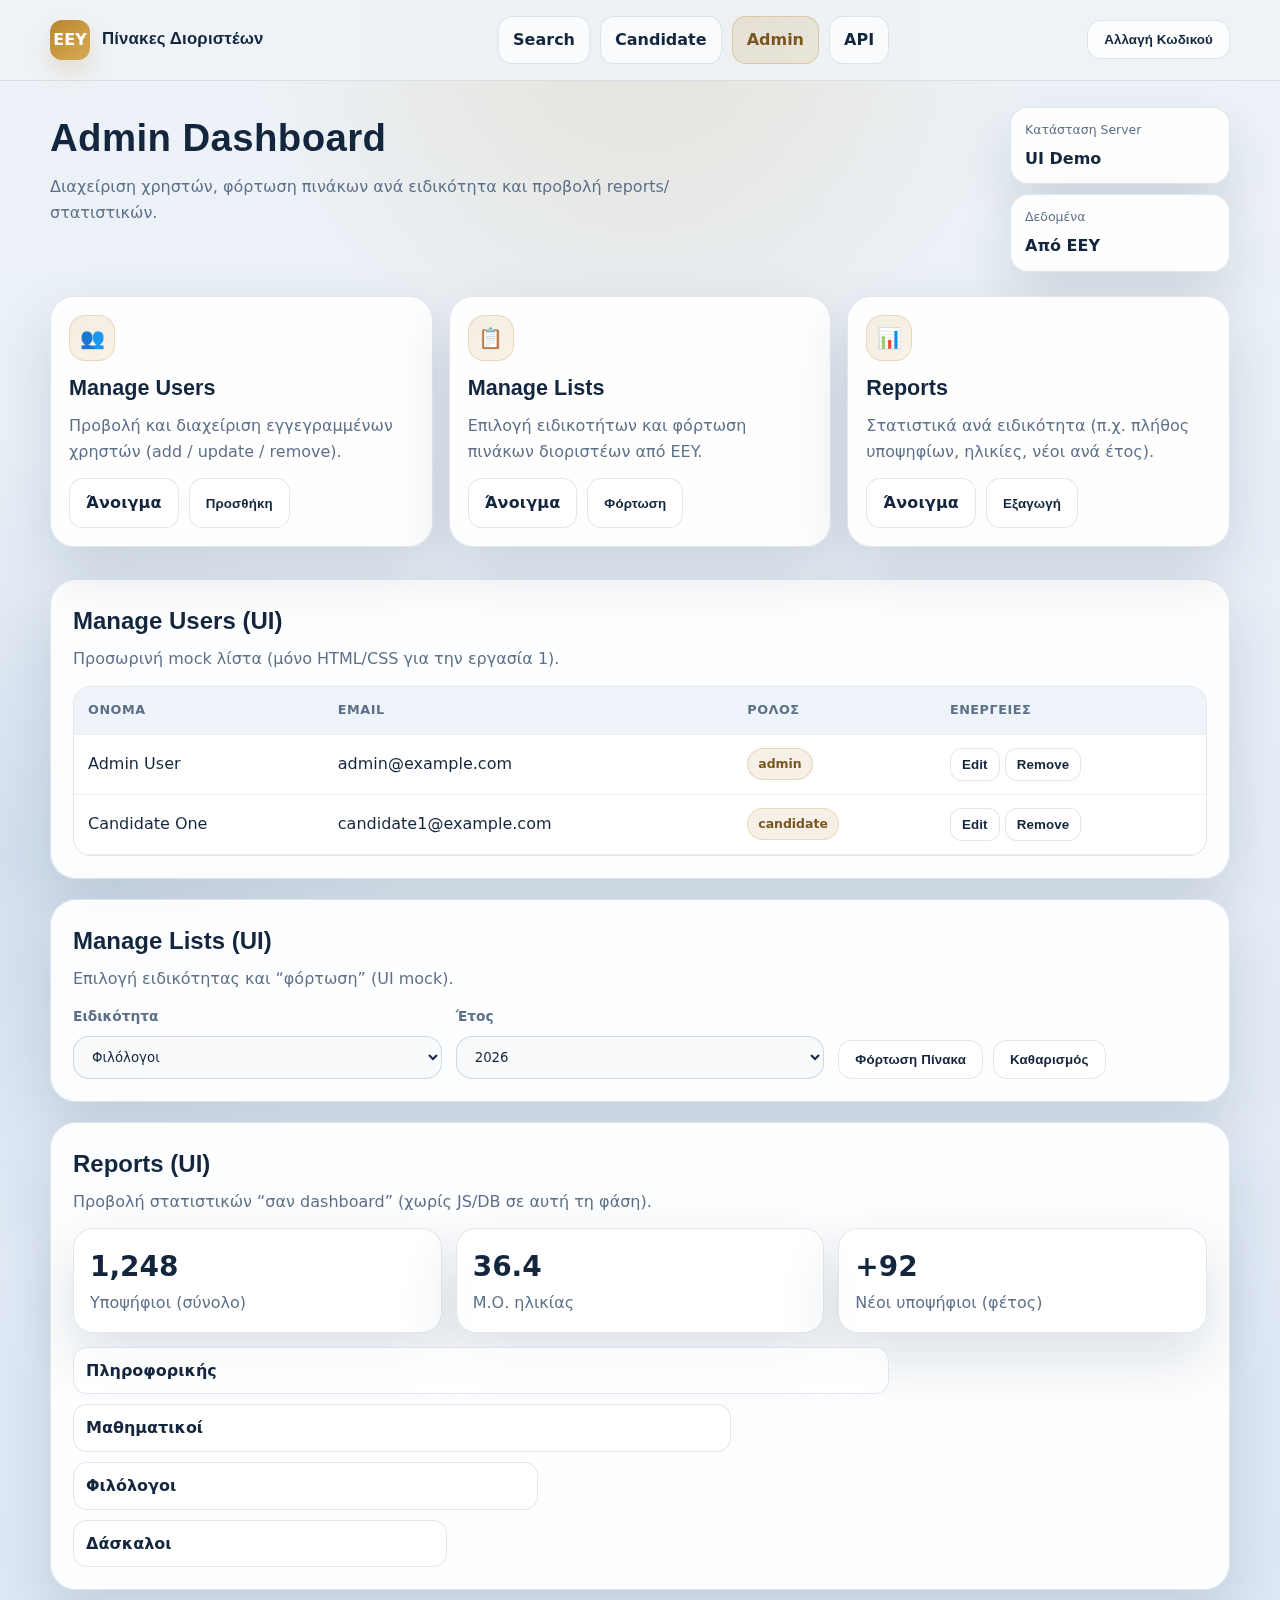
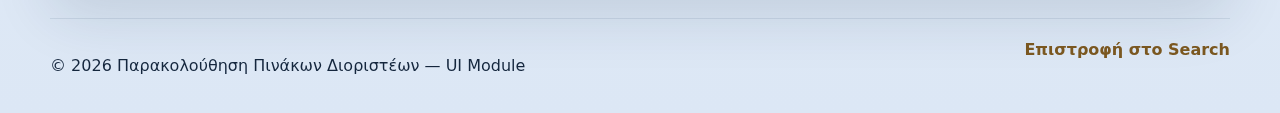
<file: Admin/admindashboard.html>
<!doctype html>
<html lang="el">
<head>
  <meta charset="utf-8" />
  <meta name="viewport" content="width=device-width, initial-scale=1" />
  <title>Admin Dashboard | Πίνακες Διοριστέων</title>
  <link rel="stylesheet" href="../assets/css/style.css" />
</head>

<body class="theme-admin">
  <header class="site-header">
    <div class="container header-row">
      <a class="brand" href="../search/searchdashboard.html">
        <span class="brand-mark" aria-hidden="true">EEY</span>
        <span class="brand-text">Πίνακες Διοριστέων</span>
      </a>

      <nav class="top-nav" aria-label="Κύρια πλοήγηση">
        <ul class="nav-list">
          <li><a class="nav-link" href="../search/searchdashboard.html">Search</a></li>
          <li><a class="nav-link" href="../candidate/candidatedashboard.html">Candidate</a></li>
          <li><a class="nav-link is-active" href="./admindashboard.html">Admin</a></li>
          <li><a class="nav-link" href="../api/api.php">API</a></li>
        </ul>
      </nav>

      <div class="header-actions">
        <button class="btn btn-ghost" type="button">Αλλαγή Κωδικού</button>
      </div>
    </div>
  </header>

  <main class="container">
    <section class="page-hero" aria-labelledby="pageTitle">
      <div class="hero-text">
        <h1 id="pageTitle">Admin Dashboard</h1>
        <p class="muted">
          Διαχείριση χρηστών, φόρτωση πινάκων ανά ειδικότητα και προβολή reports/στατιστικών.
        </p>
      </div>

      <div class="hero-badges" aria-label="Γρήγορες πληροφορίες">
        <div class="badge">
          <span class="badge-label">Κατάσταση Server</span>
          <span class="badge-value">UI Demo</span>
        </div>
        <div class="badge">
          <span class="badge-label">Δεδομένα</span>
          <span class="badge-value">Από EEY</span>
        </div>
      </div>
    </section>

    <section class="grid" aria-label="Ενότητες Διαχείρισης">
      <article class="card card-action">
        <div class="card-icon" aria-hidden="true">👥</div>
        <h2>Manage Users</h2>
        <p>Προβολή και διαχείριση εγγεγραμμένων χρηστών (add / update / remove).</p>
        <div class="card-actions">
          <a class="btn" href="#manage-users">Άνοιγμα</a>
          <button class="btn btn-ghost" type="button">Προσθήκη</button>
        </div>
      </article>

      <article class="card card-action">
        <div class="card-icon" aria-hidden="true">📋</div>
        <h2>Manage Lists</h2>
        <p>Επιλογή ειδικοτήτων και φόρτωση πινάκων διοριστέων από EEY.</p>
        <div class="card-actions">
          <a class="btn" href="#manage-lists">Άνοιγμα</a>
          <button class="btn btn-ghost" type="button">Φόρτωση</button>
        </div>
      </article>

      <article class="card card-action">
        <div class="card-icon" aria-hidden="true">📊</div>
        <h2>Reports</h2>
        <p>Στατιστικά ανά ειδικότητα (π.χ. πλήθος υποψηφίων, ηλικίες, νέοι ανά έτος).</p>
        <div class="card-actions">
          <a class="btn" href="#reports">Άνοιγμα</a>
          <button class="btn btn-ghost" type="button">Εξαγωγή</button>
        </div>
      </article>
    </section>

    <section class="panel" id="manage-users" aria-labelledby="usersTitle">
      <div class="panel-head">
        <h2 id="usersTitle">Manage Users (UI)</h2>
        <p class="muted">Προσωρινή mock λίστα (μόνο HTML/CSS για την εργασία 1).</p>
      </div>

      <div class="table-wrap" role="region" aria-label="Πίνακας χρηστών">
        <table class="table">
          <thead>
            <tr>
              <th>Όνομα</th>
              <th>Email</th>
              <th>Ρόλος</th>
              <th class="right">Ενέργειες</th>
            </tr>
          </thead>
          <tbody>
            <tr>
              <td>Admin User</td>
              <td>admin@example.com</td>
              <td><span class="pill pill-admin">admin</span></td>
              <td class="right">
                <button class="btn btn-small" type="button">Edit</button>
                <button class="btn btn-ghost btn-small" type="button">Remove</button>
              </td>
            </tr>
            <tr>
              <td>Candidate One</td>
              <td>candidate1@example.com</td>
              <td><span class="pill pill-user">candidate</span></td>
              <td class="right">
                <button class="btn btn-small" type="button">Edit</button>
                <button class="btn btn-ghost btn-small" type="button">Remove</button>
              </td>
            </tr>
          </tbody>
        </table>
      </div>
    </section>

    <section class="panel" id="manage-lists" aria-labelledby="listsTitle">
      <div class="panel-head">
        <h2 id="listsTitle">Manage Lists (UI)</h2>
        <p class="muted">Επιλογή ειδικότητας και “φόρτωση” (UI mock).</p>
      </div>

      <form class="form-grid" action="#" method="get">
        <div class="form-group">
          <label for="specialty">Ειδικότητα</label>
          <select id="specialty" name="specialty">
            <option value="e1">Φιλόλογοι</option>
            <option value="e2">Μαθηματικοί</option>
            <option value="e3">Πληροφορικής</option>
            <option value="e4">Δασκάλων</option>
          </select>
        </div>

        <div class="form-group">
          <label for="year">Έτος</label>
          <select id="year" name="year">
            <option>2026</option>
            <option>2025</option>
            <option>2024</option>
          </select>
        </div>

        <div class="form-group form-actions">
          <button class="btn" type="submit">Φόρτωση Πίνακα</button>
          <button class="btn btn-ghost" type="button">Καθαρισμός</button>
        </div>
      </form>
    </section>

    <section class="panel" id="reports" aria-labelledby="reportsTitle">
      <div class="panel-head">
        <h2 id="reportsTitle">Reports (UI)</h2>
        <p class="muted">Προβολή στατιστικών “σαν dashboard” (χωρίς JS/DB σε αυτή τη φάση).</p>
      </div>

      <div class="stats">
        <div class="stat">
          <div class="stat-kpi">1,248</div>
          <div class="stat-label">Υποψήφιοι (σύνολο)</div>
        </div>
        <div class="stat">
          <div class="stat-kpi">36.4</div>
          <div class="stat-label">Μ.Ο. ηλικίας</div>
        </div>
        <div class="stat">
          <div class="stat-kpi">+92</div>
          <div class="stat-label">Νέοι υποψήφιοι (φέτος)</div>
        </div>
      </div>

      <div class="chart-mock" aria-label="Mock γράφημα">
        <div class="bar" style="width: 72%"><span>Πληροφορικής</span></div>
        <div class="bar" style="width: 58%"><span>Μαθηματικοί</span></div>
        <div class="bar" style="width: 41%"><span>Φιλόλογοι</span></div>
        <div class="bar" style="width: 33%"><span>Δάσκαλοι</span></div>
      </div>
    </section>
  </main>

  <footer class="site-footer">
    <div class="container footer-row">
      <p>© 2026 Παρακολούθηση Πινάκων Διοριστέων — UI Module</p>
      <a class="footer-link" href="../search/searchdashboard.html">Επιστροφή στο Search</a>
    </div>
  </footer>
</body>
</html>
</file>
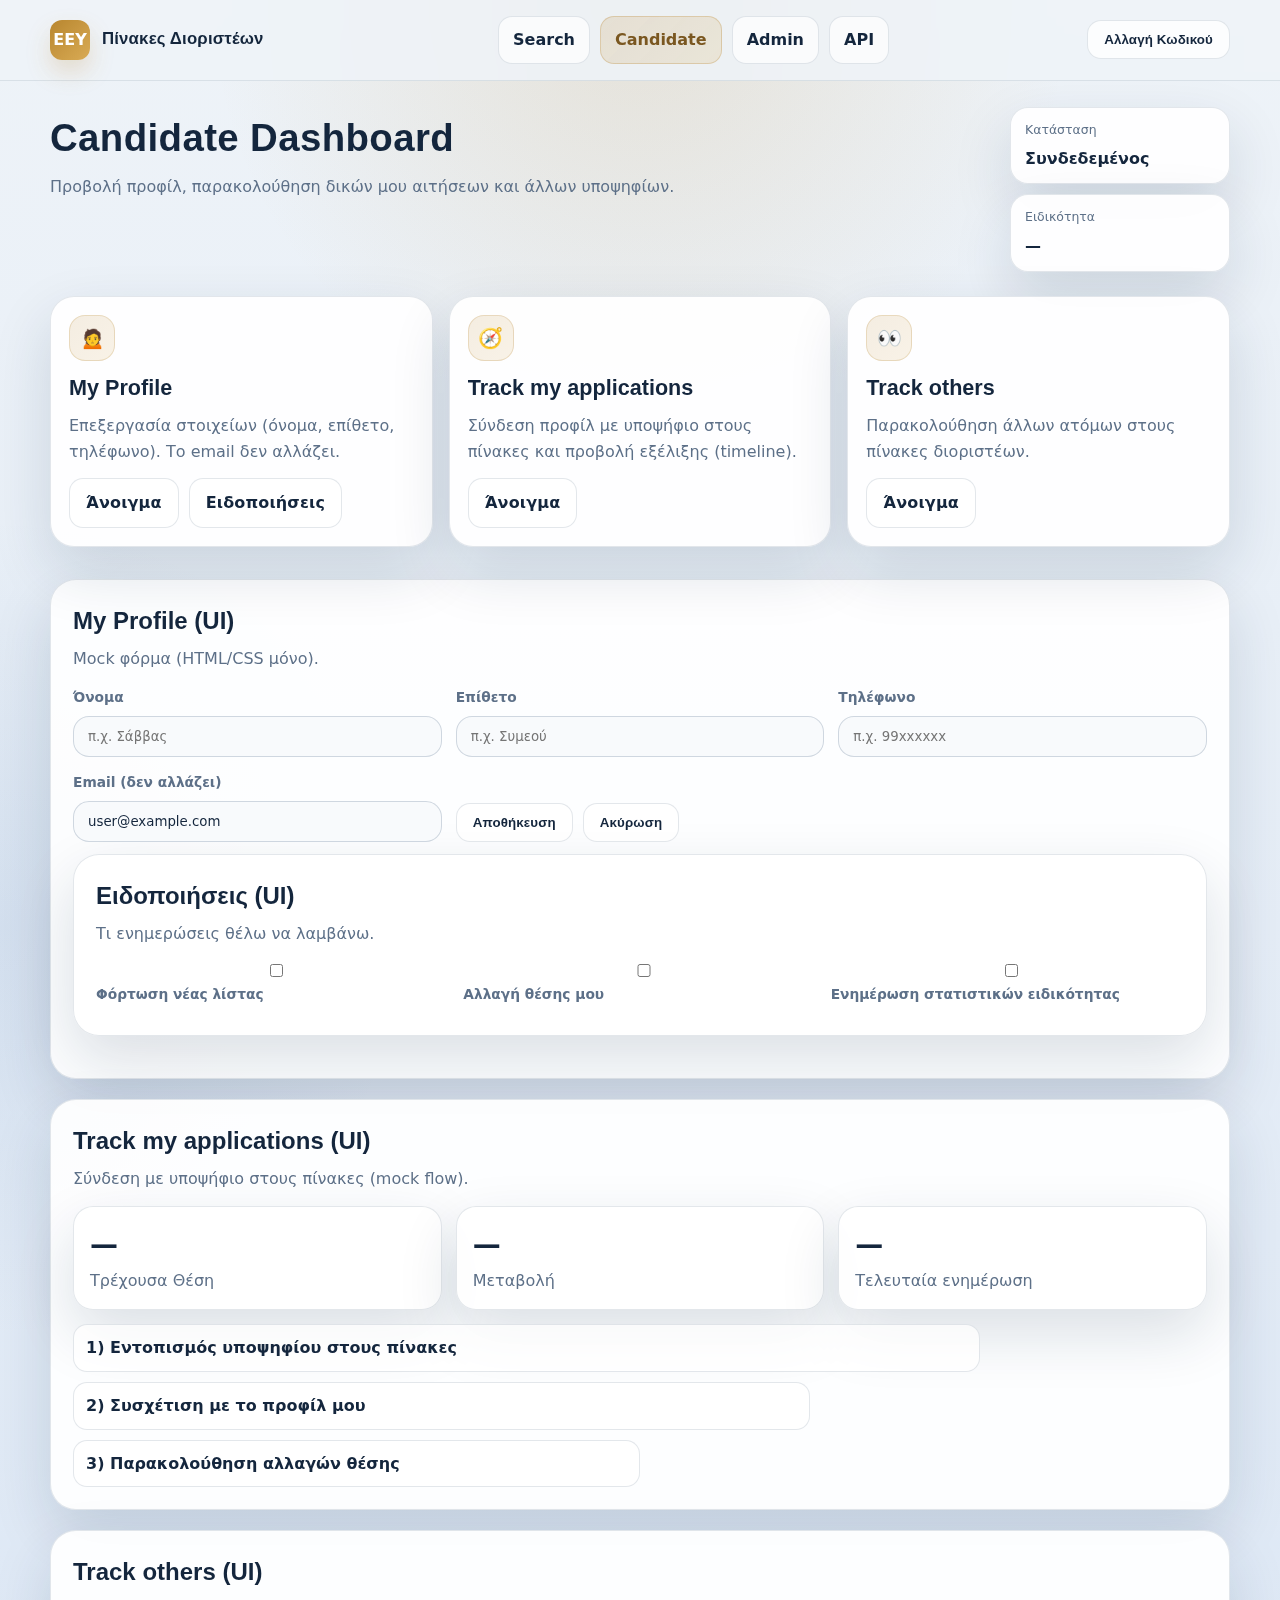
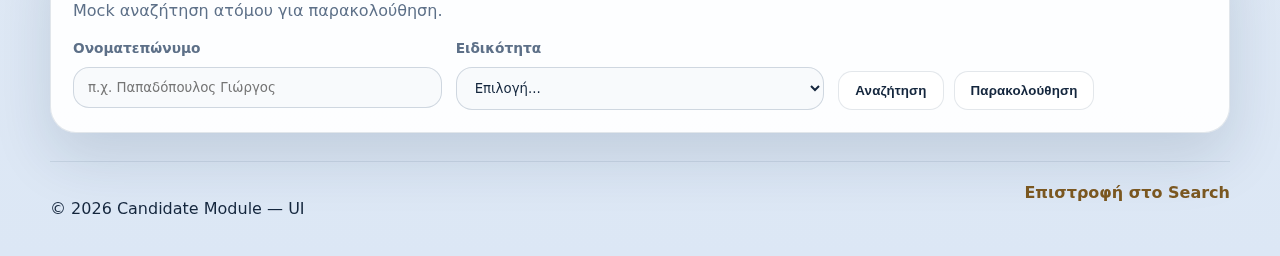
<file: Candidate/candidatedashboard.html>
<!doctype html>
<html lang="el">
<head>
  <meta charset="utf-8" />
  <meta name="viewport" content="width=device-width, initial-scale=1" />
  <title>Candidate Dashboard | Πίνακες Διοριστέων</title>
  <link rel="stylesheet" href="../assets/css/style.css" />
</head>

<body class="theme-candidate">
  <header class="site-header">
    <div class="container header-row">
      <a class="brand" href="../search/searchdashboard.html">
        <span class="brand-mark" aria-hidden="true">EEY</span>
        <span class="brand-text">Πίνακες Διοριστέων</span>
      </a>

      <nav class="top-nav" aria-label="Κύρια πλοήγηση">
        <ul class="nav-list">
          <li><a class="nav-link" href="../search/searchdashboard.html">Search</a></li>
          <li><a class="nav-link is-active" href="./candidatedashboard.html">Candidate</a></li>
          <li><a class="nav-link" href="../admin/admindashboard.html">Admin</a></li>
          <li><a class="nav-link" href="../api/api.php">API</a></li>
        </ul>
      </nav>

      <div class="header-actions">
        <button class="btn btn-ghost" type="button">Αλλαγή Κωδικού</button>
      </div>
    </div>
  </header>

  <main class="container">
    <section class="page-hero" aria-labelledby="candTitle">
      <div class="hero-text">
        <h1 id="candTitle">Candidate Dashboard</h1>
        <p class="muted">
          Προβολή προφίλ, παρακολούθηση δικών μου αιτήσεων και άλλων υποψηφίων.
        </p>
      </div>

      <div class="hero-badges">
        <div class="badge">
          <span class="badge-label">Κατάσταση</span>
          <span class="badge-value">Συνδεδεμένος</span>
        </div>
        <div class="badge">
          <span class="badge-label">Ειδικότητα</span>
          <span class="badge-value">—</span>
        </div>
      </div>
    </section>

    <section class="grid" aria-label="Ενότητες Υποψηφίου">
      <article class="card card-action">
        <div class="card-icon" aria-hidden="true">🙍</div>
        <h2>My Profile</h2>
        <p>Επεξεργασία στοιχείων (όνομα, επίθετο, τηλέφωνο). Το email δεν αλλάζει.</p>
        <div class="card-actions">
          <a class="btn" href="#profile">Άνοιγμα</a>
          <a class="btn btn-ghost" href="#notifications">Ειδοποιήσεις</a>
        </div>
      </article>

      <article class="card card-action">
        <div class="card-icon" aria-hidden="true">🧭</div>
        <h2>Track my applications</h2>
        <p>Σύνδεση προφίλ με υποψήφιο στους πίνακες και προβολή εξέλιξης (timeline).</p>
        <div class="card-actions">
          <a class="btn" href="#track-me">Άνοιγμα</a>
        </div>
      </article>

      <article class="card card-action">
        <div class="card-icon" aria-hidden="true">👀</div>
        <h2>Track others</h2>
        <p>Παρακολούθηση άλλων ατόμων στους πίνακες διοριστέων.</p>
        <div class="card-actions">
          <a class="btn" href="#track-others">Άνοιγμα</a>
        </div>
      </article>
    </section>

    <section class="panel" id="profile" aria-labelledby="profileTitle">
      <div class="panel-head">
        <h2 id="profileTitle">My Profile (UI)</h2>
        <p class="muted">Mock φόρμα (HTML/CSS μόνο).</p>
      </div>

      <form class="form-grid" action="#" method="post">
        <div class="form-group">
          <label for="fn">Όνομα</label>
          <input id="fn" name="first_name" type="text" placeholder="π.χ. Σάββας" />
        </div>

        <div class="form-group">
          <label for="ln">Επίθετο</label>
          <input id="ln" name="last_name" type="text" placeholder="π.χ. Συμεού" />
        </div>

        <div class="form-group">
          <label for="tel">Τηλέφωνο</label>
          <input id="tel" name="phone" type="tel" placeholder="π.χ. 99xxxxxx" />
        </div>

        <div class="form-group">
          <label for="email">Email (δεν αλλάζει)</label>
          <input id="email" name="email" type="email" value="user@example.com" disabled />
        </div>

        <div class="form-group form-actions">
          <button class="btn" type="submit">Αποθήκευση</button>
          <button class="btn btn-ghost" type="button">Ακύρωση</button>
        </div>
      </form>

      <div class="panel" id="notifications" aria-labelledby="notTitle">
        <div class="panel-head">
          <h2 id="notTitle">Ειδοποιήσεις (UI)</h2>
          <p class="muted">Τι ενημερώσεις θέλω να λαμβάνω.</p>
        </div>

        <form class="form-grid" action="#" method="post">
          <div class="form-group">
            <label>
              <input type="checkbox" /> Φόρτωση νέας λίστας
            </label>
          </div>
          <div class="form-group">
            <label>
              <input type="checkbox" /> Αλλαγή θέσης μου
            </label>
          </div>
          <div class="form-group">
            <label>
              <input type="checkbox" /> Ενημέρωση στατιστικών ειδικότητας
            </label>
          </div>
        </form>
      </div>
    </section>

    <section class="panel" id="track-me" aria-labelledby="trackMeTitle">
      <div class="panel-head">
        <h2 id="trackMeTitle">Track my applications (UI)</h2>
        <p class="muted">Σύνδεση με υποψήφιο στους πίνακες (mock flow).</p>
      </div>

      <div class="stats">
        <div class="stat">
          <div class="stat-kpi">—</div>
          <div class="stat-label">Τρέχουσα Θέση</div>
        </div>
        <div class="stat">
          <div class="stat-kpi">—</div>
          <div class="stat-label">Μεταβολή</div>
        </div>
        <div class="stat">
          <div class="stat-kpi">—</div>
          <div class="stat-label">Τελευταία ενημέρωση</div>
        </div>
      </div>

      <div class="chart-mock" aria-label="Mock timeline">
        <div class="bar" style="width: 80%"><span>1) Εντοπισμός υποψηφίου στους πίνακες</span></div>
        <div class="bar" style="width: 65%"><span>2) Συσχέτιση με το προφίλ μου</span></div>
        <div class="bar" style="width: 50%"><span>3) Παρακολούθηση αλλαγών θέσης</span></div>
      </div>
    </section>

    <section class="panel" id="track-others" aria-labelledby="trackOthersTitle">
      <div class="panel-head">
        <h2 id="trackOthersTitle">Track others (UI)</h2>
        <p class="muted">Mock αναζήτηση ατόμου για παρακολούθηση.</p>
      </div>

      <form class="form-grid" action="#" method="get">
        <div class="form-group">
          <label for="onoma">Ονοματεπώνυμο</label>
          <input id="onoma" name="fullname" type="text" placeholder="π.χ. Παπαδόπουλος Γιώργος" />
        </div>

        <div class="form-group">
          <label for="eid">Ειδικότητα</label>
          <select id="eid" name="specialty">
            <option value="">Επιλογή...</option>
            <option>Πληροφορικής</option>
            <option>Μαθηματικοί</option>
            <option>Φιλόλογοι</option>
          </select>
        </div>

        <div class="form-group form-actions">
          <button class="btn" type="submit">Αναζήτηση</button>
          <button class="btn btn-ghost" type="button">Παρακολούθηση</button>
        </div>
      </form>
    </section>
  </main>

  <footer class="site-footer">
    <div class="container footer-row">
      <p>© 2026 Candidate Module — UI</p>
      <a class="footer-link" href="../search/searchdashboard.html">Επιστροφή στο Search</a>
    </div>
  </footer>
</body>
</html>
</file>
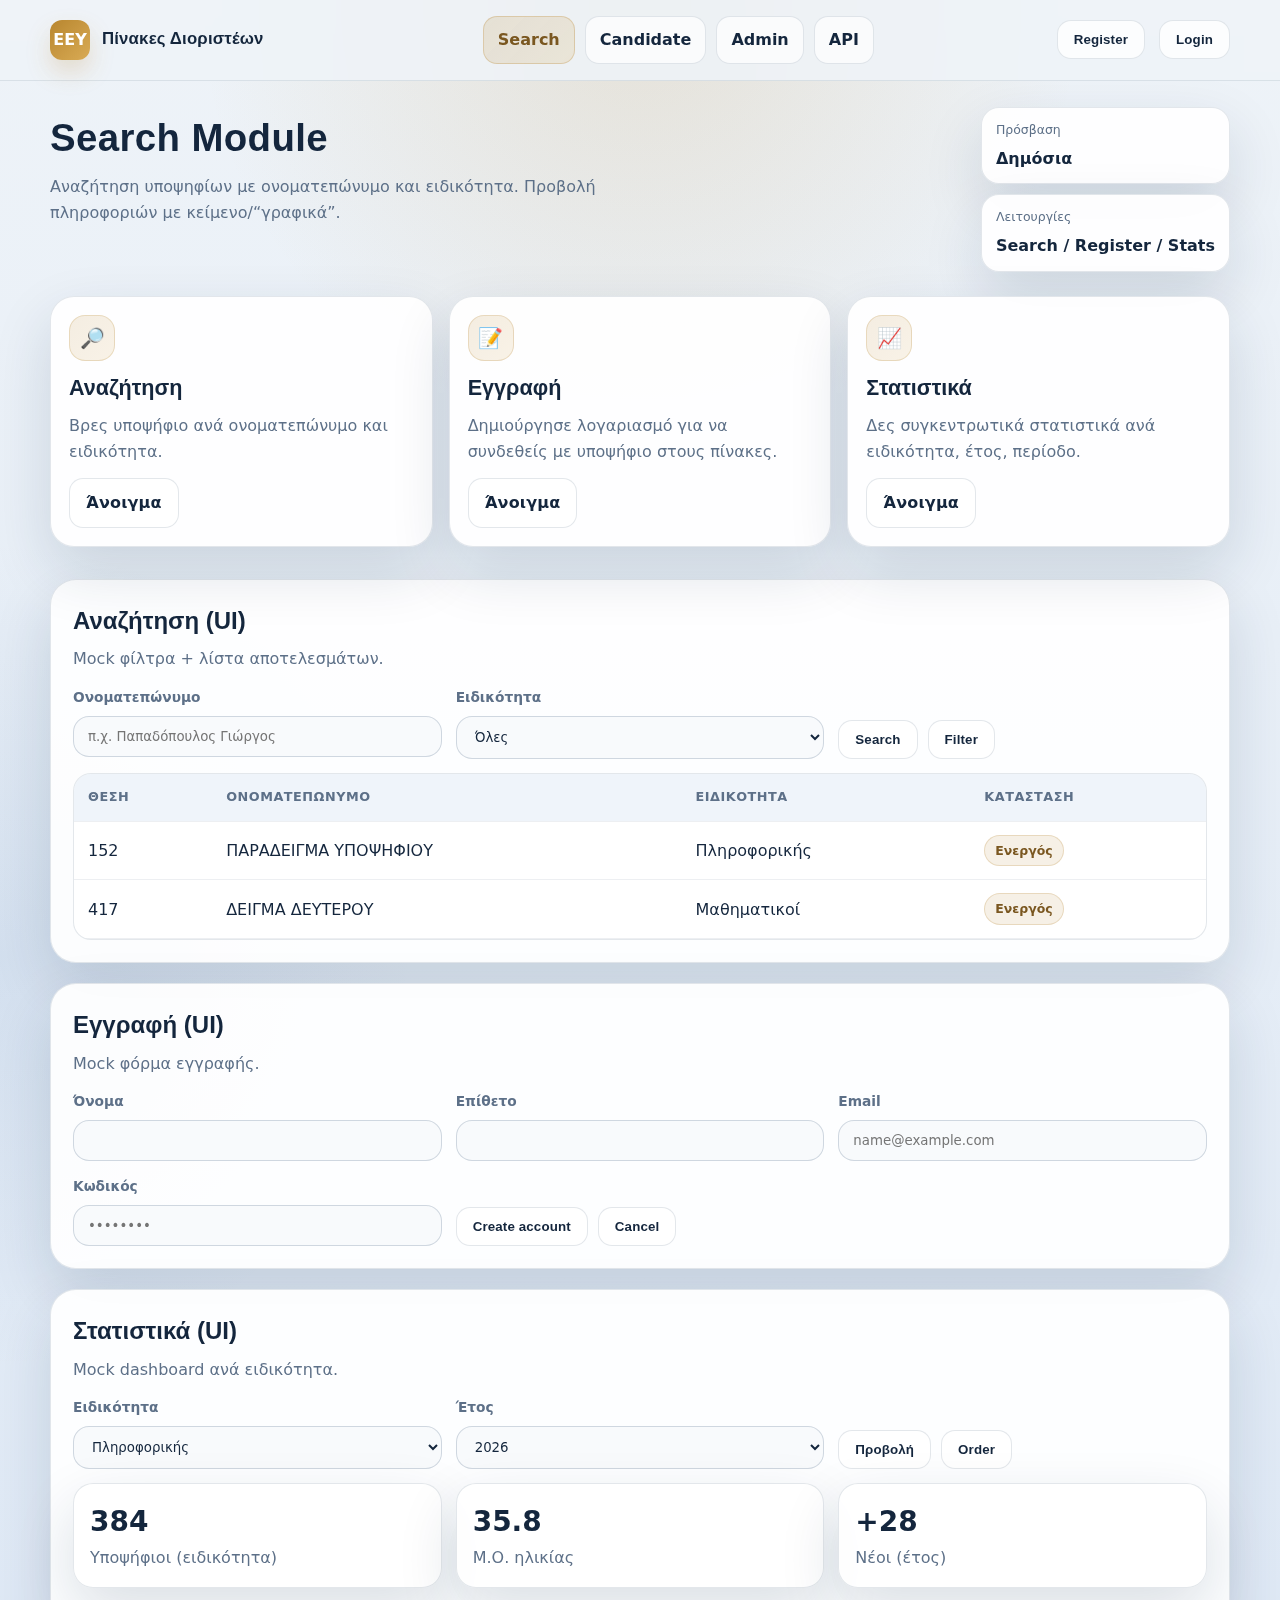
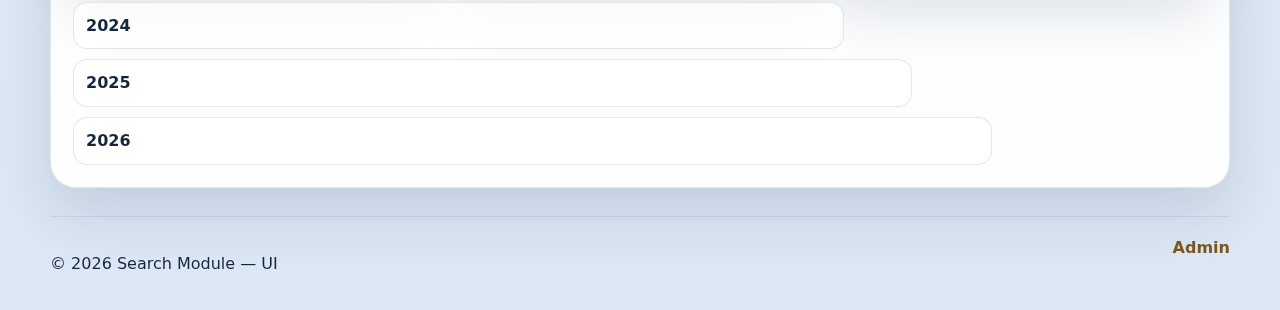
<file: Search/searchdashboard.html>
<!doctype html>
<html lang="el">
<head>
  <meta charset="utf-8" />
  <meta name="viewport" content="width=device-width, initial-scale=1" />
  <title>Search Dashboard | Πίνακες Διοριστέων</title>
  <link rel="stylesheet" href="../assets/css/style.css" />
</head>

<body class="theme-search">
  <header class="site-header">
    <div class="container header-row">
      <a class="brand" href="./searchdashboard.html">
        <span class="brand-mark" aria-hidden="true">EEY</span>
        <span class="brand-text">Πίνακες Διοριστέων</span>
      </a>

      <nav class="top-nav" aria-label="Κύρια πλοήγηση">
        <ul class="nav-list">
          <li><a class="nav-link is-active" href="./searchdashboard.html">Search</a></li>
          <li><a class="nav-link" href="../candidate/candidatedashboard.html">Candidate</a></li>
          <li><a class="nav-link" href="../admin/admindashboard.html">Admin</a></li>
          <li><a class="nav-link" href="../api/api.php">API</a></li>
        </ul>
      </nav>

      <div class="header-actions">
        <button class="btn" type="button">Register</button>
        <button class="btn btn-ghost" type="button">Login</button>
      </div>
    </div>
  </header>

  <main class="container">
    <section class="page-hero" aria-labelledby="searchTitle">
      <div class="hero-text">
        <h1 id="searchTitle">Search Module</h1>
        <p class="muted">
          Αναζήτηση υποψηφίων με ονοματεπώνυμο και ειδικότητα. Προβολή πληροφοριών με κείμενο/“γραφικά”.
        </p>
      </div>

      <div class="hero-badges">
        <div class="badge">
          <span class="badge-label">Πρόσβαση</span>
          <span class="badge-value">Δημόσια</span>
        </div>
        <div class="badge">
          <span class="badge-label">Λειτουργίες</span>
          <span class="badge-value">Search / Register / Stats</span>
        </div>
      </div>
    </section>

    <section class="grid" aria-label="Ενότητες Search">
      <article class="card card-action">
        <div class="card-icon" aria-hidden="true">🔎</div>
        <h2>Αναζήτηση</h2>
        <p>Βρες υποψήφιο ανά ονοματεπώνυμο και ειδικότητα.</p>
        <div class="card-actions">
          <a class="btn" href="#search">Άνοιγμα</a>
        </div>
      </article>

      <article class="card card-action">
        <div class="card-icon" aria-hidden="true">📝</div>
        <h2>Εγγραφή</h2>
        <p>Δημιούργησε λογαριασμό για να συνδεθείς με υποψήφιο στους πίνακες.</p>
        <div class="card-actions">
          <a class="btn" href="#register">Άνοιγμα</a>
        </div>
      </article>

      <article class="card card-action">
        <div class="card-icon" aria-hidden="true">📈</div>
        <h2>Στατιστικά</h2>
        <p>Δες συγκεντρωτικά στατιστικά ανά ειδικότητα, έτος, περίοδο.</p>
        <div class="card-actions">
          <a class="btn" href="#stats">Άνοιγμα</a>
        </div>
      </article>
    </section>

    <section class="panel" id="search" aria-labelledby="searchPanelTitle">
      <div class="panel-head">
        <h2 id="searchPanelTitle">Αναζήτηση (UI)</h2>
        <p class="muted">Mock φίλτρα + λίστα αποτελεσμάτων.</p>
      </div>

      <form class="form-grid" action="#" method="get">
        <div class="form-group">
          <label for="qname">Ονοματεπώνυμο</label>
          <input id="qname" name="name" type="text" placeholder="π.χ. Παπαδόπουλος Γιώργος" />
        </div>

        <div class="form-group">
          <label for="qspecialty">Ειδικότητα</label>
          <select id="qspecialty" name="specialty">
            <option value="">Όλες</option>
            <option>Πληροφορικής</option>
            <option>Μαθηματικοί</option>
            <option>Φιλόλογοι</option>
            <option>Δάσκαλοι</option>
          </select>
        </div>

        <div class="form-group form-actions">
          <button class="btn" type="submit">Search</button>
          <button class="btn btn-ghost" type="button">Filter</button>
        </div>
      </form>

      <div class="table-wrap" role="region" aria-label="Αποτελέσματα αναζήτησης">
        <table class="table">
          <thead>
            <tr>
              <th>Θέση</th>
              <th>Ονοματεπώνυμο</th>
              <th>Ειδικότητα</th>
              <th>Κατάσταση</th>
            </tr>
          </thead>
          <tbody>
            <tr>
              <td>152</td>
              <td>ΠΑΡΑΔΕΙΓΜΑ ΥΠΟΨΗΦΙΟΥ</td>
              <td>Πληροφορικής</td>
              <td><span class="pill">Ενεργός</span></td>
            </tr>
            <tr>
              <td>417</td>
              <td>ΔΕΙΓΜΑ ΔΕΥΤΕΡΟΥ</td>
              <td>Μαθηματικοί</td>
              <td><span class="pill">Ενεργός</span></td>
            </tr>
          </tbody>
        </table>
      </div>
    </section>

    <section class="panel" id="register" aria-labelledby="registerTitle">
      <div class="panel-head">
        <h2 id="registerTitle">Εγγραφή (UI)</h2>
        <p class="muted">Mock φόρμα εγγραφής.</p>
      </div>

      <form class="form-grid" action="#" method="post">
        <div class="form-group">
          <label for="rfn">Όνομα</label>
          <input id="rfn" name="first_name" type="text" />
        </div>

        <div class="form-group">
          <label for="rln">Επίθετο</label>
          <input id="rln" name="last_name" type="text" />
        </div>

        <div class="form-group">
          <label for="remail">Email</label>
          <input id="remail" name="email" type="email" placeholder="name@example.com" />
        </div>

        <div class="form-group">
          <label for="rpass">Κωδικός</label>
          <input id="rpass" name="password" type="password" placeholder="••••••••" />
        </div>

        <div class="form-group form-actions">
          <button class="btn" type="submit">Create account</button>
          <button class="btn btn-ghost" type="button">Cancel</button>
        </div>
      </form>
    </section>

    <section class="panel" id="stats" aria-labelledby="statsTitle">
      <div class="panel-head">
        <h2 id="statsTitle">Στατιστικά (UI)</h2>
        <p class="muted">Mock dashboard ανά ειδικότητα.</p>
      </div>

      <div class="form-grid">
        <div class="form-group">
          <label for="stSpec">Ειδικότητα</label>
          <select id="stSpec" name="stats_specialty">
            <option>Πληροφορικής</option>
            <option>Μαθηματικοί</option>
            <option>Φιλόλογοι</option>
          </select>
        </div>

        <div class="form-group">
          <label for="stYear">Έτος</label>
          <select id="stYear" name="stats_year">
            <option>2026</option>
            <option>2025</option>
            <option>2024</option>
          </select>
        </div>

        <div class="form-group form-actions">
          <button class="btn" type="button">Προβολή</button>
          <button class="btn btn-ghost" type="button">Order</button>
        </div>
      </div>

      <div class="stats">
        <div class="stat">
          <div class="stat-kpi">384</div>
          <div class="stat-label">Υποψήφιοι (ειδικότητα)</div>
        </div>
        <div class="stat">
          <div class="stat-kpi">35.8</div>
          <div class="stat-label">Μ.Ο. ηλικίας</div>
        </div>
        <div class="stat">
          <div class="stat-kpi">+28</div>
          <div class="stat-label">Νέοι (έτος)</div>
        </div>
      </div>

      <div class="chart-mock" aria-label="Mock γράφημα ειδικότητας">
        <div class="bar" style="width: 68%"><span>2024</span></div>
        <div class="bar" style="width: 74%"><span>2025</span></div>
        <div class="bar" style="width: 81%"><span>2026</span></div>
      </div>
    </section>
  </main>

  <footer class="site-footer">
    <div class="container footer-row">
      <p>© 2026 Search Module — UI</p>
      <a class="footer-link" href="../admin/admindashboard.html">Admin</a>
    </div>
  </footer>
</body>
</html>
</file>
<file: assets/css/style.css>
:root {
  --bg: #eef3f8;
  --bg-accent: #dce7f5;
  --surface: rgba(255, 255, 255, 0.92);
  --surface-strong: rgba(255, 255, 255, 0.98);
  --surface-soft: rgba(247, 249, 252, 0.9);
  --border: rgba(21, 55, 92, 0.12);
  --border-strong: rgba(21, 55, 92, 0.18);
  --text: #14263d;
  --muted: #5d7088;
  --accent: #b8862f;
  --accent-2: #d9ab55;
  --accent-dark: #7a5720;
  --success-bg: #eef9f0;
  --success-border: #c8e8cf;
  --error-bg: #fff1f1;
  --error-border: #efc2c2;
  --shadow: 0 24px 60px rgba(17, 39, 68, 0.14);
}

* { box-sizing: border-box; }

html, body {
  min-height: 100%;
}

body {
  margin: 0;
  font-family: "Manrope", system-ui, -apple-system, BlinkMacSystemFont, "Segoe UI", sans-serif;
  line-height: 1.6;
  color: var(--text);
  background:
    radial-gradient(circle at top, rgba(185, 134, 47, 0.16), transparent 22%),
    radial-gradient(circle at left, rgba(52, 103, 168, 0.10), transparent 26%),
    linear-gradient(180deg, var(--bg) 0%, var(--bg-accent) 100%);
}

body::before {
  content: "";
  position: fixed;
  inset: 0;
  pointer-events: none;
  background-image: linear-gradient(rgba(255,255,255,0.16) 1px, transparent 1px), linear-gradient(90deg, rgba(255,255,255,0.14) 1px, transparent 1px);
  background-size: 32px 32px;
  mask-image: radial-gradient(circle at center, rgba(0,0,0,0.35), transparent 78%);
  opacity: 0.22;
}

body > * {
  position: relative;
  z-index: 1;
}

h1, h2, h3, .brand-text {
  font-family: "Space Grotesk", "Manrope", sans-serif;
}

h1, h2, h3, p {
  overflow-wrap: anywhere;
}

 a { color: inherit; text-decoration: none; }
img { max-width: 100%; display: block; }

.container {
  width: min(1180px, calc(100% - 32px));
  margin: 0 auto;
}

.muted { color: var(--muted); }

.site-header {
  position: sticky;
  top: 0;
  z-index: 50;
  background: rgba(238, 243, 248, 0.84);
  backdrop-filter: blur(16px);
  border-bottom: 1px solid rgba(21, 55, 92, 0.10);
}

.header-row {
  display: flex;
  align-items: center;
  justify-content: space-between;
  gap: 18px;
  padding: 16px 0;
}

.brand {
  display: inline-flex;
  align-items: center;
  gap: 12px;
  min-width: 250px;
  flex-shrink: 0;
}

.brand-mark {
  display: inline-grid;
  place-items: center;
  width: 40px;
  height: 40px;
  border-radius: 12px;
  background: linear-gradient(135deg, var(--accent), var(--accent-2));
  color: #fff;
  font-weight: 800;
  box-shadow: 0 12px 24px rgba(184, 134, 47, 0.22);
}

.brand-text {
  font-weight: 800;
  font-size: 1.05rem;
  letter-spacing: 0.01em;
}

.top-nav {
  flex: 1;
  min-width: 0;
  display: flex;
  justify-content: center;
}

.nav-list {
  list-style: none;
  display: flex;
  gap: 10px;
  padding: 0;
  margin: 0;
  flex-wrap: wrap;
  justify-content: center;
}

.nav-link {
  display: inline-flex;
  align-items: center;
  justify-content: center;
  padding: 10px 14px;
  border-radius: 14px;
  border: 1px solid var(--border);
  background: rgba(255, 255, 255, 0.7);
  color: var(--text);
  font-weight: 700;
  transition: transform 0.2s ease, box-shadow 0.2s ease, background 0.2s ease;
}

.nav-link:hover {
  transform: translateY(-1px);
  background: #fff;
  box-shadow: 0 12px 28px rgba(17, 39, 68, 0.08);
}

.nav-link.is-active {
  background: linear-gradient(135deg, rgba(184, 134, 47, 0.16), rgba(217, 171, 85, 0.18));
  border-color: rgba(184, 134, 47, 0.28);
  color: var(--accent-dark);
}

.header-actions {
  display: flex;
  align-items: center;
  justify-content: flex-end;
  gap: 14px;
  flex-wrap: wrap;
  flex-shrink: 0;
}

.header-actions-authenticated {
  gap: 14px;
}

.header-buttons {
  display: flex;
  gap: 10px;
  flex-wrap: wrap;
}

.user-status-badge {
  width: 54px;
  height: 54px;
  border-radius: 999px;
  display: inline-flex;
  align-items: center;
  justify-content: center;
  flex: 0 0 54px;
  font-weight: 800;
  letter-spacing: 0.04em;
  color: #ffffff;
  background: radial-gradient(circle at 30% 30%, #4fd686, #1f8f52 72%);
  border: 3px solid rgba(255, 255, 255, 0.85);
  box-shadow: 0 0 0 6px rgba(72, 202, 120, 0.18), 0 14px 30px rgba(34, 146, 82, 0.26);
}

.btn {
  cursor: pointer;
  padding: 11px 16px;
  border-radius: 14px;
  font-weight: 800;
  letter-spacing: 0.01em;
  display: inline-flex;
  align-items: center;
  justify-content: center;
  gap: 10px;
  transition: transform 0.2s ease, box-shadow 0.2s ease, filter 0.2s ease, background 0.2s ease;
}

.btn:hover {
  transform: translateY(-1px);
  filter: brightness(1.02);
}

.btn-primary {
  border: none;
  color: #fff;
  background: linear-gradient(135deg, var(--accent), var(--accent-2));
  box-shadow: 0 16px 30px rgba(184, 134, 47, 0.22);
}

.btn-secondary,
.btn-ghost,
.btn {
  border: 1px solid var(--border);
  background: rgba(255, 255, 255, 0.78);
  color: var(--text);
}

.btn-small {
  padding: 8px 11px;
  border-radius: 12px;
  font-weight: 700;
}

.home-page {
  padding-bottom: 26px;
}

.home-hero {
  display: grid;
  grid-template-columns: 1.2fr 0.8fr;
  gap: 18px;
  align-items: stretch;
  padding: 30px 0 14px;
}

.home-copy,
.home-summary,
.panel,
.card,
.chart-card,
.summary-card,
.stat,
.badge,
.year-item,
.check-item {
  background: var(--surface);
  border: 1px solid var(--border);
  box-shadow: var(--shadow);
}

.home-copy,
.home-summary {
  border-radius: 28px;
  padding: 28px;
}

.home-copy h1 {
  margin: 10px 0 12px;
  font-size: clamp(2.2rem, 4vw, 4rem);
  line-height: 1.04;
}

.eyebrow-home {
  display: inline-block;
  padding: 7px 12px;
  border-radius: 999px;
  background: rgba(184, 134, 47, 0.12);
  color: var(--accent-dark);
  font-size: 0.78rem;
  font-weight: 800;
  letter-spacing: 0.06em;
  text-transform: uppercase;
}

.hero-actions {
  display: flex;
  gap: 10px;
  flex-wrap: wrap;
  margin-top: 22px;
}

.home-summary {
  display: grid;
  gap: 12px;
}

.summary-card {
  border-radius: 20px;
  padding: 18px;
}

.summary-label {
  display: block;
  color: var(--muted);
  font-size: 0.8rem;
  margin-bottom: 6px;
}

.page-hero {
  display: flex;
  justify-content: space-between;
  gap: 18px;
  padding: 26px 0 12px;
}

.page-hero h1 {
  margin: 0 0 6px;
  font-size: clamp(2rem, 3vw, 2.8rem);
  letter-spacing: 0.01em;
}

.page-hero .hero-text p {
  margin: 0;
  max-width: 64ch;
}

.hero-badges {
  display: grid;
  gap: 10px;
  align-content: start;
  min-width: 220px;
}

.badge {
  border-radius: 18px;
  padding: 12px 14px;
}

.badge-label {
  display: block;
  font-size: 0.78rem;
  color: var(--muted);
  margin-bottom: 6px;
}

.badge-value {
  display: block;
  font-weight: 800;
}

.grid {
  display: grid;
  grid-template-columns: repeat(3, 1fr);
  gap: 16px;
  padding: 12px 0 20px;
}

.grid-admin {
  grid-template-columns: repeat(4, 1fr);
}

.card {
  border-radius: 24px;
  padding: 18px;
}

.card h2 {
  margin: 10px 0 8px;
  font-size: 1.35rem;
}

.card p { margin: 0; color: var(--muted); }

.card-action:hover {
  transform: translateY(-3px);
  background: var(--surface-strong);
}

.card-icon {
  width: 46px;
  height: 46px;
  border-radius: 16px;
  display: grid;
  place-items: center;
  background: linear-gradient(135deg, rgba(184, 134, 47, 0.14), rgba(217, 171, 85, 0.14));
  border: 1px solid rgba(184, 134, 47, 0.22);
  color: var(--accent-dark);
  font-size: 1.25rem;
  font-weight: 800;
}

.card-actions {
  display: flex;
  gap: 10px;
  margin-top: 14px;
  flex-wrap: wrap;
}

.panel {
  border-radius: 26px;
  padding: 22px;
  margin: 12px 0 20px;
}

.panel-nested {
  margin: 0;
  background: rgba(255, 255, 255, 0.62);
  box-shadow: none;
}

.panel-head h2,
.panel-head h3 { margin: 0; }
.panel-head p { margin: 6px 0 0; }

.form-grid {
  display: grid;
  grid-template-columns: repeat(3, 1fr);
  gap: 14px;
  margin-top: 14px;
}

.form-group label {
  display: block;
  font-size: 0.86rem;
  color: var(--muted);
  font-weight: 700;
  margin-bottom: 8px;
}

.form-group input,
.form-group select {
  width: 100%;
  padding: 12px 14px;
  border-radius: 16px;
  border: 1px solid var(--border-strong);
  background: var(--surface-soft);
  color: var(--text);
  font-family: inherit;
}

.form-actions {
  display: flex;
  gap: 10px;
  align-items: end;
  flex-wrap: wrap;
}

.form-stack {
  display: grid;
  gap: 12px;
  margin: 14px 0 16px;
}

.table-wrap {
  overflow: auto;
  border-radius: 18px;
  margin-top: 14px;
  border: 1px solid var(--border);
  background: rgba(255, 255, 255, 0.82);
}

.table {
  width: 100%;
  border-collapse: collapse;
  min-width: 700px;
}

.table th, .table td {
  padding: 13px 14px;
  border-bottom: 1px solid rgba(21, 55, 92, 0.08);
  text-align: left;
}

.table thead th {
  font-size: 0.8rem;
  color: var(--muted);
  background: rgba(220, 231, 245, 0.46);
  text-transform: uppercase;
  letter-spacing: 0.04em;
}

.right { text-align: right; }

.pill {
  display: inline-block;
  padding: 5px 10px;
  border-radius: 999px;
  font-size: 0.78rem;
  border: 1px solid rgba(184, 134, 47, 0.22);
  background: rgba(184, 134, 47, 0.12);
  color: var(--accent-dark);
  font-weight: 700;
}

.stats {
  display: grid;
  grid-template-columns: repeat(3, 1fr);
  gap: 14px;
  margin-top: 14px;
}

.stat {
  border-radius: 20px;
  padding: 16px;
}

.stat-kpi { font-size: 1.75rem; font-weight: 800; }
.stat-label { color: var(--muted); }

.chart-mock {
  display: grid;
  gap: 10px;
  margin-top: 14px;
}

.chart-mock .bar {
  border-radius: 14px;
  padding: 10px 12px;
  border: 1px solid var(--border);
  background: rgba(255, 255, 255, 0.76);
}

.chart-mock .bar span { font-weight: 700; }

.alert {
  padding: 12px 14px;
  border-radius: 14px;
  margin: 12px 0 16px;
}

.alert-success {
  background: var(--success-bg);
  border: 1px solid var(--success-border);
}

.alert-error {
  background: var(--error-bg);
  border: 1px solid var(--error-border);
}

.reports-layout,
.account-grid {
  display: grid;
  grid-template-columns: repeat(2, 1fr);
  gap: 14px;
  margin-top: 14px;
}

.chart-card {
  border-radius: 20px;
  padding: 18px;
}

.chart-card h3,
.panel-nested h3 {
  margin: 0 0 10px;
}

.year-list {
  display: grid;
  gap: 10px;
}

.year-item {
  display: flex;
  justify-content: space-between;
  gap: 12px;
  padding: 12px;
  border-radius: 16px;
}

.empty-copy,
.empty-cell {
  color: var(--muted);
}

.empty-cell {
  text-align: center;
}

.inline-actions {
  display: inline-flex;
  align-items: center;
  gap: 8px;
  justify-content: flex-end;
  flex-wrap: wrap;
}

.check-list {
  display: grid;
  gap: 10px;
  margin: 14px 0 16px;
}

.check-item {
  display: flex;
  align-items: center;
  gap: 10px;
  padding: 12px 14px;
  border-radius: 16px;
}

.check-item input {
  width: 18px;
  height: 18px;
}

.progress-track {
  width: 100%;
  height: 14px;
  border-radius: 999px;
  overflow: hidden;
  background: rgba(220, 231, 245, 0.56);
  border: 1px solid var(--border);
  margin: 10px 0 16px;
}

.progress-value {
  height: 100%;
  border-radius: inherit;
  background: linear-gradient(90deg, var(--accent) 0%, var(--accent-2) 100%);
}

.code-card {
  border: 1px solid var(--border);
  background: rgba(255, 255, 255, 0.72);
  border-radius: 18px;
  padding: 14px;
  margin-top: 12px;
}

.code-card h3 {
  margin: 0 0 8px;
  font-size: 0.96rem;
}

pre {
  margin: 0;
  overflow: auto;
  padding: 12px;
  border-radius: 12px;
  background: rgba(20, 38, 61, 0.92);
  color: #edf3ff;
}

.site-footer {
  margin-top: 28px;
  padding-bottom: 18px;
}

.footer-row {
  padding: 18px 0 0;
  display: flex;
  gap: 18px;
  justify-content: space-between;
  flex-wrap: wrap;
  border-top: 1px solid rgba(21, 55, 92, 0.10);
}

.footer-title {
  margin: 0 0 6px;
  font-weight: 800;
}

.footer-copy {
  margin: 0;
  color: var(--muted);
  max-width: 52ch;
}

.footer-links {
  display: flex;
  gap: 14px;
  align-items: flex-start;
  flex-wrap: wrap;
}

.footer-link {
  color: var(--accent-dark);
  font-weight: 700;
}

.footer-link:hover {
  text-decoration: underline;
}

@media (max-width: 980px) {
  .header-row,
  .top-nav,
  .header-actions { width: 100%; }
  .header-row { flex-wrap: wrap; }
  .grid,
  .grid-admin,
  .stats,
  .reports-layout,
  .account-grid,
  .form-grid,
  .home-hero { grid-template-columns: 1fr; }
  .page-hero { flex-direction: column; }
  .hero-badges { grid-template-columns: repeat(2, 1fr); min-width: unset; width: 100%; }
}

@media (max-width: 640px) {
  .container { width: min(100%, calc(100% - 24px)); }
  .nav-list,
  .header-actions,
  .hero-actions,
  .footer-links { width: 100%; }
  .hero-badges { grid-template-columns: 1fr; }
  .home-copy,
  .home-summary,
  .panel,
  .card { padding: 20px; }
}
.hero-metrics {
  display: grid;
  grid-template-columns: repeat(3, 1fr);
  gap: 14px;
  margin: 10px 0 22px;
}

.metric-card {
  background: var(--surface);
  border: 1px solid var(--border);
  border-radius: 22px;
  padding: 18px;
  box-shadow: var(--shadow);
}

.metric-card .metric-label {
  display: block;
  color: var(--muted);
  font-size: 0.82rem;
  margin-bottom: 6px;
}

.metric-card .metric-value {
  display: block;
  font-size: 1.55rem;
  font-weight: 800;
}

.metric-card .metric-note {
  margin: 8px 0 0;
  color: var(--muted);
  font-size: 0.92rem;
}

.section-stack {
  display: grid;
  gap: 14px;
}

.dashboard-columns {
  display: grid;
  grid-template-columns: 1.25fr 0.75fr;
  gap: 14px;
  margin-top: 14px;
}

.dashboard-columns .panel,
.dashboard-columns .chart-card {
  margin: 0;
}

.info-list {
  display: grid;
  gap: 10px;
  margin-top: 14px;
}

.info-row {
  display: flex;
  justify-content: space-between;
  gap: 12px;
  padding: 12px 14px;
  border-radius: 16px;
  background: rgba(255,255,255,0.7);
  border: 1px solid var(--border);
}

.info-row span {
  color: var(--muted);
}

.info-row strong {
  text-align: right;
}

.split-panel {
  display: grid;
  grid-template-columns: repeat(2, 1fr);
  gap: 14px;
  margin-top: 14px;
}

.empty-state {
  padding: 18px;
  border-radius: 18px;
  border: 1px dashed var(--border-strong);
  background: rgba(255,255,255,0.52);
  color: var(--muted);
}

.table-titlebar {
  display: flex;
  justify-content: space-between;
  align-items: center;
  gap: 12px;
  margin-top: 16px;
}

.panel-subtitle {
  margin: 0;
  color: var(--muted);
}

.theme-candidate .brand-mark,
.theme-admin .brand-mark {
  background: linear-gradient(135deg, var(--accent), var(--accent-2));
}

@media (max-width: 980px) {
  .hero-metrics,
  .dashboard-columns,
  .split-panel {
    grid-template-columns: 1fr;
  }
}
.theme-home .site-header {
  background: rgba(238, 243, 248, 0.78);
}

.landing-hero {
  display: grid;
  grid-template-columns: 1.25fr 0.75fr;
  gap: 18px;
  padding: 34px 0 18px;
  align-items: stretch;
}

.landing-main,
.landing-side,
.landing-band {
  background: var(--surface);
  border: 1px solid var(--border);
  box-shadow: var(--shadow);
}

.landing-main {
  border-radius: 30px;
  padding: 34px;
  position: relative;
  overflow: hidden;
}

.landing-main::after {
  content: "";
  position: absolute;
  right: -80px;
  top: -80px;
  width: 220px;
  height: 220px;
  background: radial-gradient(circle, rgba(184, 134, 47, 0.18), transparent 70%);
}

.landing-main h1 {
  margin: 14px 0 14px;
  font-size: clamp(2.6rem, 5vw, 4.6rem);
  line-height: 0.98;
  max-width: 10ch;
}

.landing-copy {
  max-width: 60ch;
  font-size: 1.02rem;
  margin: 0 0 14px;
}

.landing-points {
  display: grid;
  grid-template-columns: repeat(3, 1fr);
  gap: 12px;
  margin-top: 24px;
}

.landing-point {
  padding: 16px;
  border-radius: 20px;
  border: 1px solid var(--border);
  background: rgba(255, 255, 255, 0.7);
}

.landing-point strong,
.landing-point span {
  display: block;
}

.landing-point strong {
  margin-bottom: 6px;
}

.landing-point span {
  color: var(--muted);
  font-size: 0.94rem;
}

.landing-side {
  border-radius: 30px;
  padding: 20px;
  display: grid;
  gap: 14px;
}

.landing-side-grid {
  display: grid;
  grid-template-columns: repeat(2, 1fr);
  gap: 14px;
}

.landing-side-card {
  padding: 18px;
  border-radius: 22px;
  background: rgba(255, 255, 255, 0.74);
  border: 1px solid var(--border);
}

.landing-side-card strong {
  display: block;
  margin-bottom: 6px;
}

.landing-side-card p {
  margin: 0;
  color: var(--muted);
}

.landing-side-highlight {
  background: linear-gradient(135deg, rgba(184, 134, 47, 0.1), rgba(217, 171, 85, 0.14));
}

.landing-section {
  padding: 10px 0 4px;
}

.landing-head {
  margin-bottom: 10px;
}

.landing-grid {
  padding-top: 0;
}

.landing-card {
  min-height: 100%;
}

.landing-band {
  border-radius: 30px;
  padding: 28px;
  margin: 12px 0 22px;
  display: grid;
  grid-template-columns: 0.9fr 1.1fr;
  gap: 18px;
}

.landing-band-copy h2 {
  margin: 10px 0 10px;
  font-size: clamp(1.8rem, 3vw, 2.7rem);
  line-height: 1.05;
}

.landing-band-copy p {
  margin: 0;
  color: var(--muted);
}

.landing-band-cards {
  display: grid;
  grid-template-columns: repeat(2, 1fr);
  gap: 14px;
}

@media (max-width: 980px) {
  .landing-hero,
  .landing-band,
  .landing-band-cards,
  .landing-side-grid,
  .landing-points {
    grid-template-columns: 1fr;
  }

  .landing-main h1 {
    max-width: none;
  }
}
</file>
